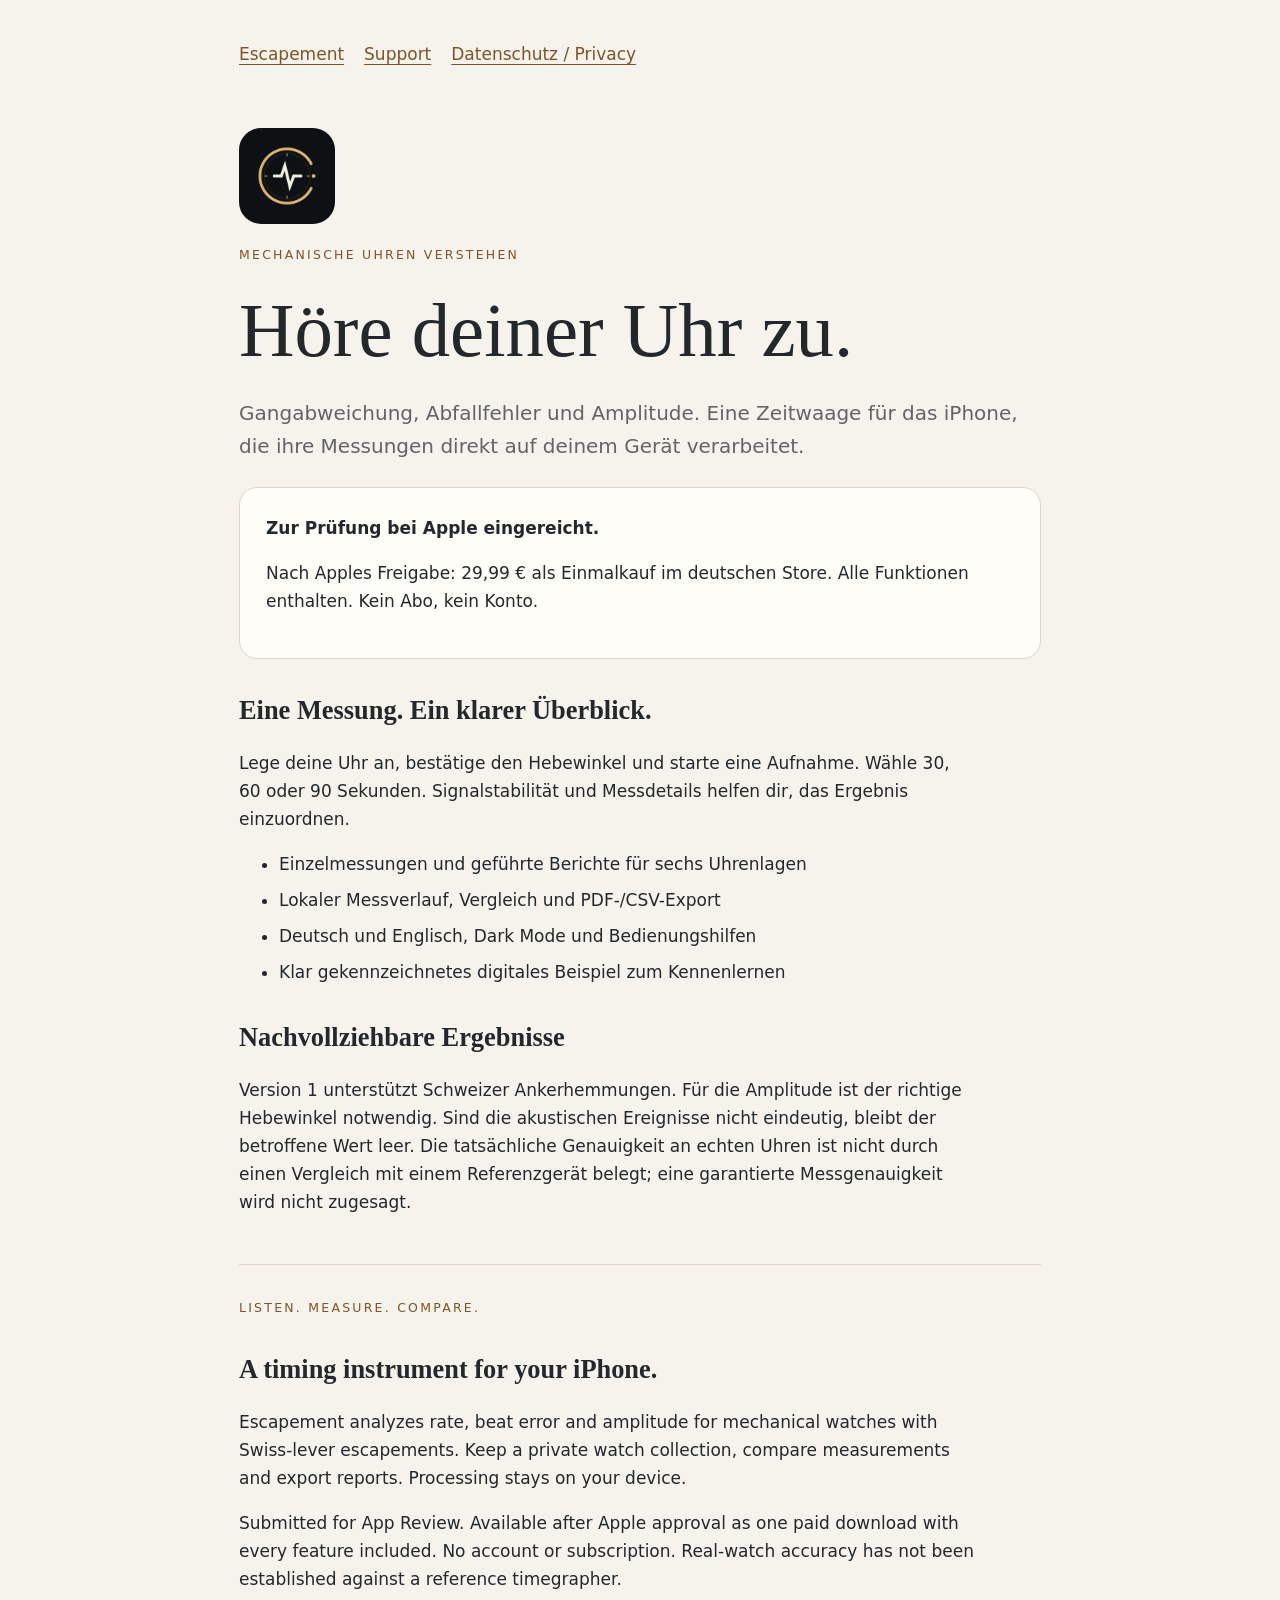
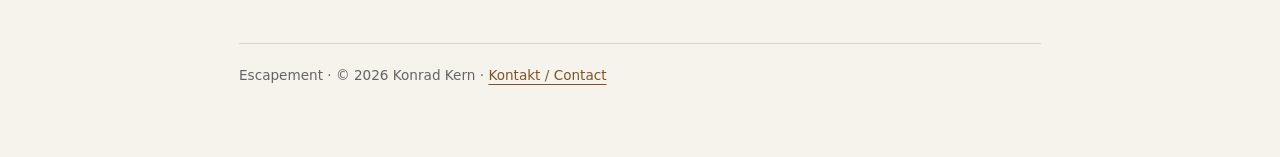
<file: index.html>
<!doctype html><html lang="de"><head><meta charset="utf-8"><meta name="viewport" content="width=device-width,initial-scale=1"><meta name="description" content="Escapement: die lokale iPhone-Zeitwaage für mechanische Uhren. Support und Datenschutz."><title>Escapement — iPhone-Zeitwaage</title><link rel="stylesheet" href="style.css"></head><body><main><nav aria-label="Navigation"><a href="index.html" aria-current="page">Escapement</a><a href="support.html">Support</a><a href="privacy.html">Datenschutz / Privacy</a></nav><img class="icon" src="icon.png" alt="Escapement App-Icon"><p class="eyebrow">Mechanische Uhren verstehen</p><h1>Höre deiner Uhr zu.</h1><p class="lead">Gangabweichung, Abfallfehler und Amplitude. Eine Zeitwaage für das iPhone, die ihre Messungen direkt auf deinem Gerät verarbeitet.</p><div class="card"><strong>Zur Prüfung bei Apple eingereicht.</strong><p>Nach Apples Freigabe: 29,99 € als Einmalkauf im deutschen Store. Alle Funktionen enthalten. Kein Abo, kein Konto.</p></div><h2>Eine Messung. Ein klarer Überblick.</h2><p>Lege deine Uhr an, bestätige den Hebewinkel und starte eine Aufnahme. Wähle 30, 60 oder 90 Sekunden. Signalstabilität und Messdetails helfen dir, das Ergebnis einzuordnen.</p><ul><li>Einzelmessungen und geführte Berichte für sechs Uhrenlagen</li><li>Lokaler Messverlauf, Vergleich und PDF-/CSV-Export</li><li>Deutsch und Englisch, Dark Mode und Bedienungshilfen</li><li>Klar gekennzeichnetes digitales Beispiel zum Kennenlernen</li></ul><h2>Nachvollziehbare Ergebnisse</h2><p>Version 1 unterstützt Schweizer Ankerhemmungen. Für die Amplitude ist der richtige Hebewinkel notwendig. Sind die akustischen Ereignisse nicht eindeutig, bleibt der betroffene Wert leer. Die tatsächliche Genauigkeit an echten Uhren ist nicht durch einen Vergleich mit einem Referenzgerät belegt; eine garantierte Messgenauigkeit wird nicht zugesagt.</p><section class="english" lang="en"><p class="eyebrow">Listen. Measure. Compare.</p><h2>A timing instrument for your iPhone.</h2><p>Escapement analyzes rate, beat error and amplitude for mechanical watches with Swiss-lever escapements. Keep a private watch collection, compare measurements and export reports. Processing stays on your device.</p><p>Submitted for App Review. Available after Apple approval as one paid download with every feature included. No account or subscription. Real-watch accuracy has not been established against a reference timegrapher.</p></section><footer>Escapement · © 2026 Konrad Kern · <a href="mailto:kern.konrad@gmail.com">Kontakt / Contact</a></footer></main></body></html>
</file>
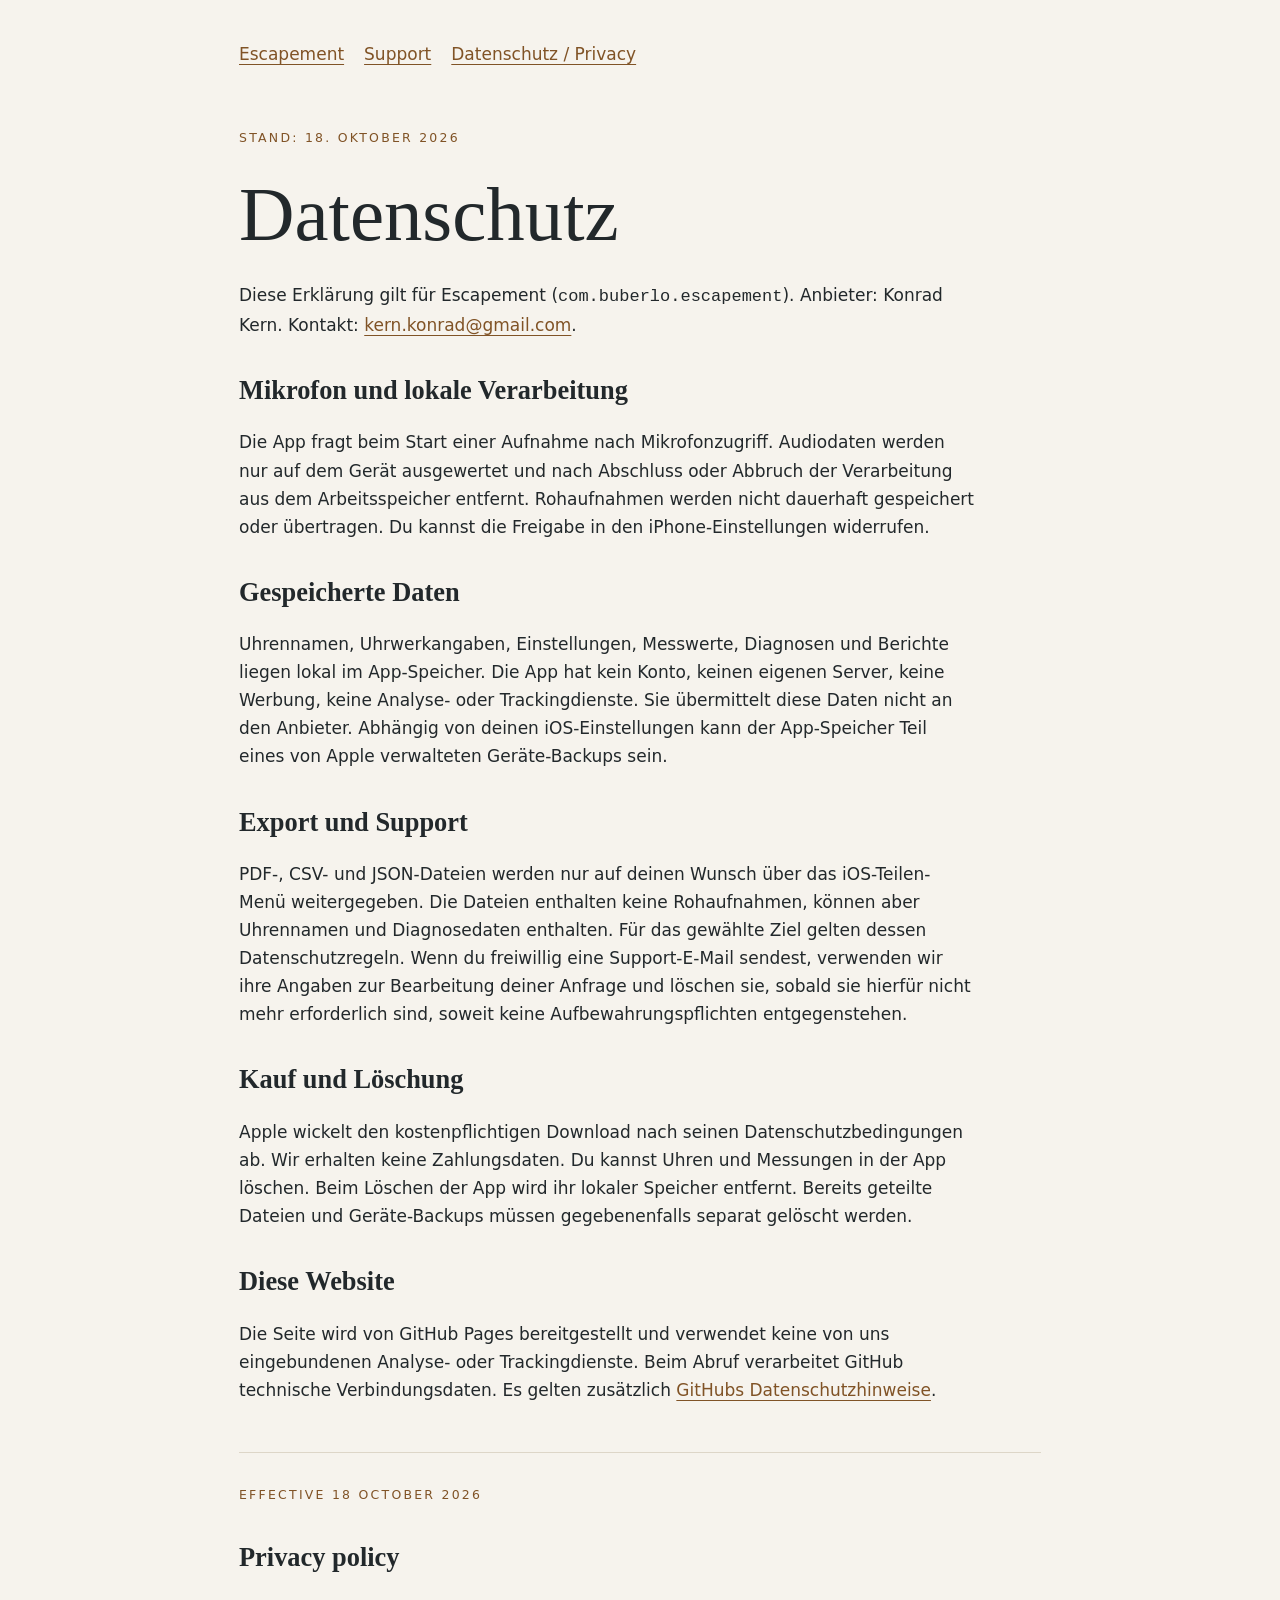
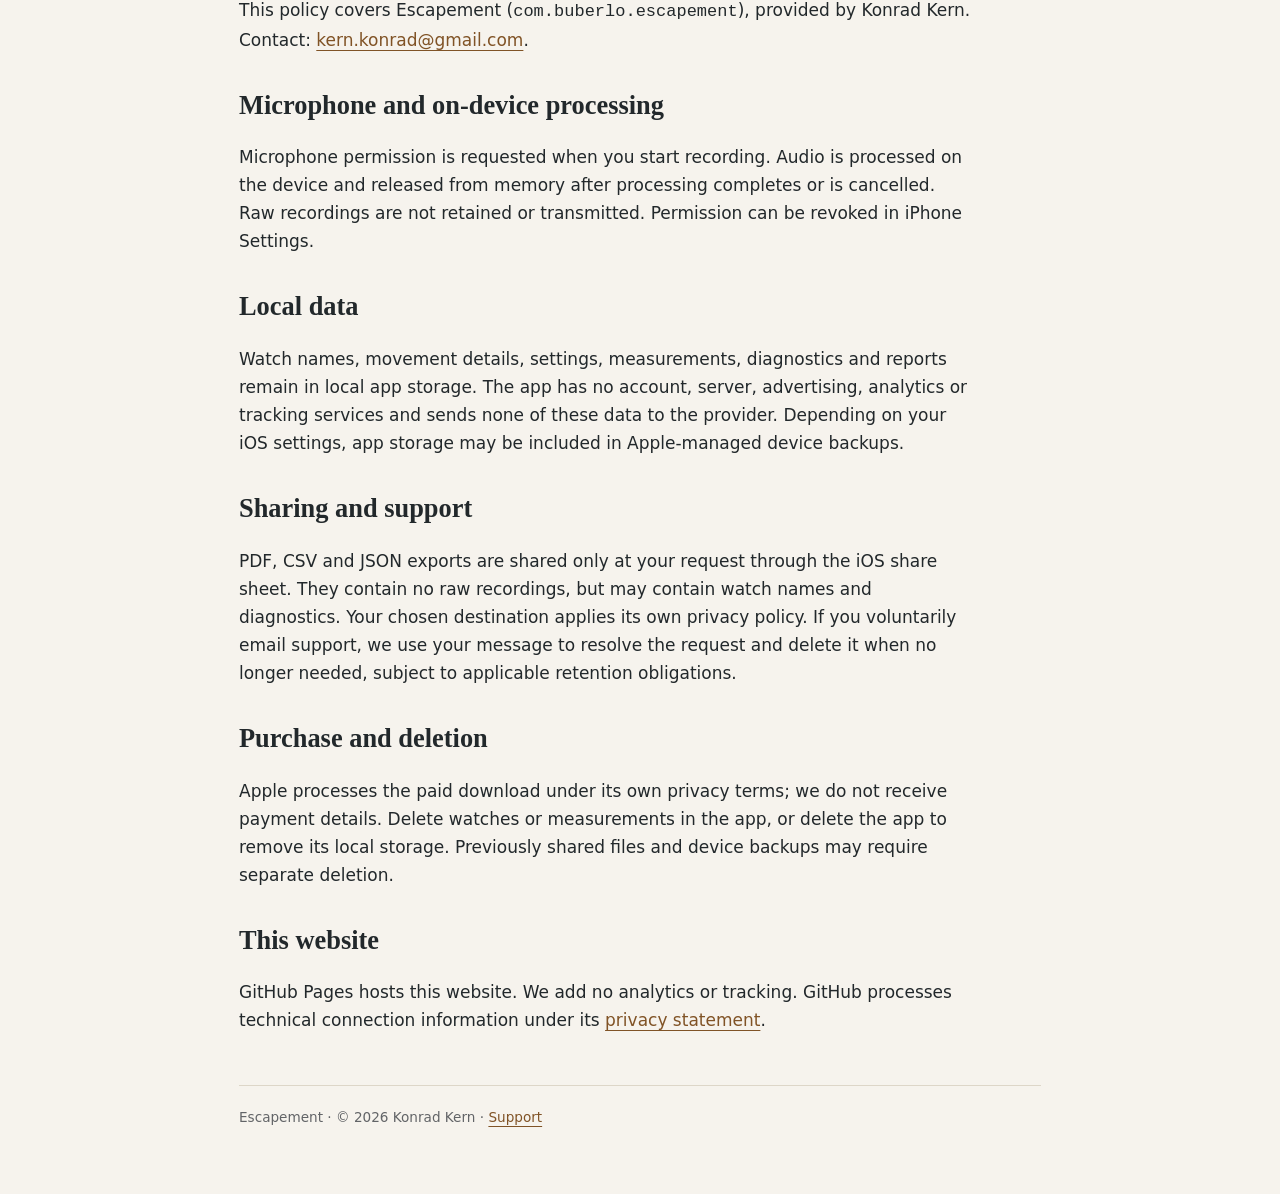
<file: privacy.html>
<!doctype html><html lang="de"><head><meta charset="utf-8"><meta name="viewport" content="width=device-width,initial-scale=1"><title>Escapement — Datenschutz / Privacy</title><link rel="stylesheet" href="style.css"></head><body><main><nav aria-label="Navigation"><a href="index.html">Escapement</a><a href="support.html">Support</a><a href="privacy.html" aria-current="page">Datenschutz / Privacy</a></nav><p class="eyebrow">Stand: 18. Oktober 2026</p><h1>Datenschutz</h1><p>Diese Erklärung gilt für Escapement (<code>com.buberlo.escapement</code>). Anbieter: Konrad Kern. Kontakt: <a href="mailto:kern.konrad@gmail.com">kern.konrad@gmail.com</a>.</p><h2>Mikrofon und lokale Verarbeitung</h2><p>Die App fragt beim Start einer Aufnahme nach Mikrofonzugriff. Audiodaten werden nur auf dem Gerät ausgewertet und nach Abschluss oder Abbruch der Verarbeitung aus dem Arbeitsspeicher entfernt. Rohaufnahmen werden nicht dauerhaft gespeichert oder übertragen. Du kannst die Freigabe in den iPhone-Einstellungen widerrufen.</p><h2>Gespeicherte Daten</h2><p>Uhrennamen, Uhrwerkangaben, Einstellungen, Messwerte, Diagnosen und Berichte liegen lokal im App-Speicher. Die App hat kein Konto, keinen eigenen Server, keine Werbung, keine Analyse- oder Trackingdienste. Sie übermittelt diese Daten nicht an den Anbieter. Abhängig von deinen iOS-Einstellungen kann der App-Speicher Teil eines von Apple verwalteten Geräte-Backups sein.</p><h2>Export und Support</h2><p>PDF-, CSV- und JSON-Dateien werden nur auf deinen Wunsch über das iOS-Teilen-Menü weitergegeben. Die Dateien enthalten keine Rohaufnahmen, können aber Uhrennamen und Diagnosedaten enthalten. Für das gewählte Ziel gelten dessen Datenschutzregeln. Wenn du freiwillig eine Support-E-Mail sendest, verwenden wir ihre Angaben zur Bearbeitung deiner Anfrage und löschen sie, sobald sie hierfür nicht mehr erforderlich sind, soweit keine Aufbewahrungspflichten entgegenstehen.</p><h2>Kauf und Löschung</h2><p>Apple wickelt den kostenpflichtigen Download nach seinen Datenschutzbedingungen ab. Wir erhalten keine Zahlungsdaten. Du kannst Uhren und Messungen in der App löschen. Beim Löschen der App wird ihr lokaler Speicher entfernt. Bereits geteilte Dateien und Geräte-Backups müssen gegebenenfalls separat gelöscht werden.</p><h2>Diese Website</h2><p>Die Seite wird von GitHub Pages bereitgestellt und verwendet keine von uns eingebundenen Analyse- oder Trackingdienste. Beim Abruf verarbeitet GitHub technische Verbindungsdaten. Es gelten zusätzlich <a href="https://docs.github.com/en/site-policy/privacy-policies/github-general-privacy-statement">GitHubs Datenschutzhinweise</a>.</p><section class="english" lang="en"><p class="eyebrow">Effective 18 October 2026</p><h2>Privacy policy</h2><p>This policy covers Escapement (<code>com.buberlo.escapement</code>), provided by Konrad Kern. Contact: <a href="mailto:kern.konrad@gmail.com">kern.konrad@gmail.com</a>.</p><h2>Microphone and on-device processing</h2><p>Microphone permission is requested when you start recording. Audio is processed on the device and released from memory after processing completes or is cancelled. Raw recordings are not retained or transmitted. Permission can be revoked in iPhone Settings.</p><h2>Local data</h2><p>Watch names, movement details, settings, measurements, diagnostics and reports remain in local app storage. The app has no account, server, advertising, analytics or tracking services and sends none of these data to the provider. Depending on your iOS settings, app storage may be included in Apple-managed device backups.</p><h2>Sharing and support</h2><p>PDF, CSV and JSON exports are shared only at your request through the iOS share sheet. They contain no raw recordings, but may contain watch names and diagnostics. Your chosen destination applies its own privacy policy. If you voluntarily email support, we use your message to resolve the request and delete it when no longer needed, subject to applicable retention obligations.</p><h2>Purchase and deletion</h2><p>Apple processes the paid download under its own privacy terms; we do not receive payment details. Delete watches or measurements in the app, or delete the app to remove its local storage. Previously shared files and device backups may require separate deletion.</p><h2>This website</h2><p>GitHub Pages hosts this website. We add no analytics or tracking. GitHub processes technical connection information under its <a href="https://docs.github.com/en/site-policy/privacy-policies/github-general-privacy-statement">privacy statement</a>.</p></section><footer>Escapement · © 2026 Konrad Kern · <a href="support.html">Support</a></footer></main></body></html>
</file>
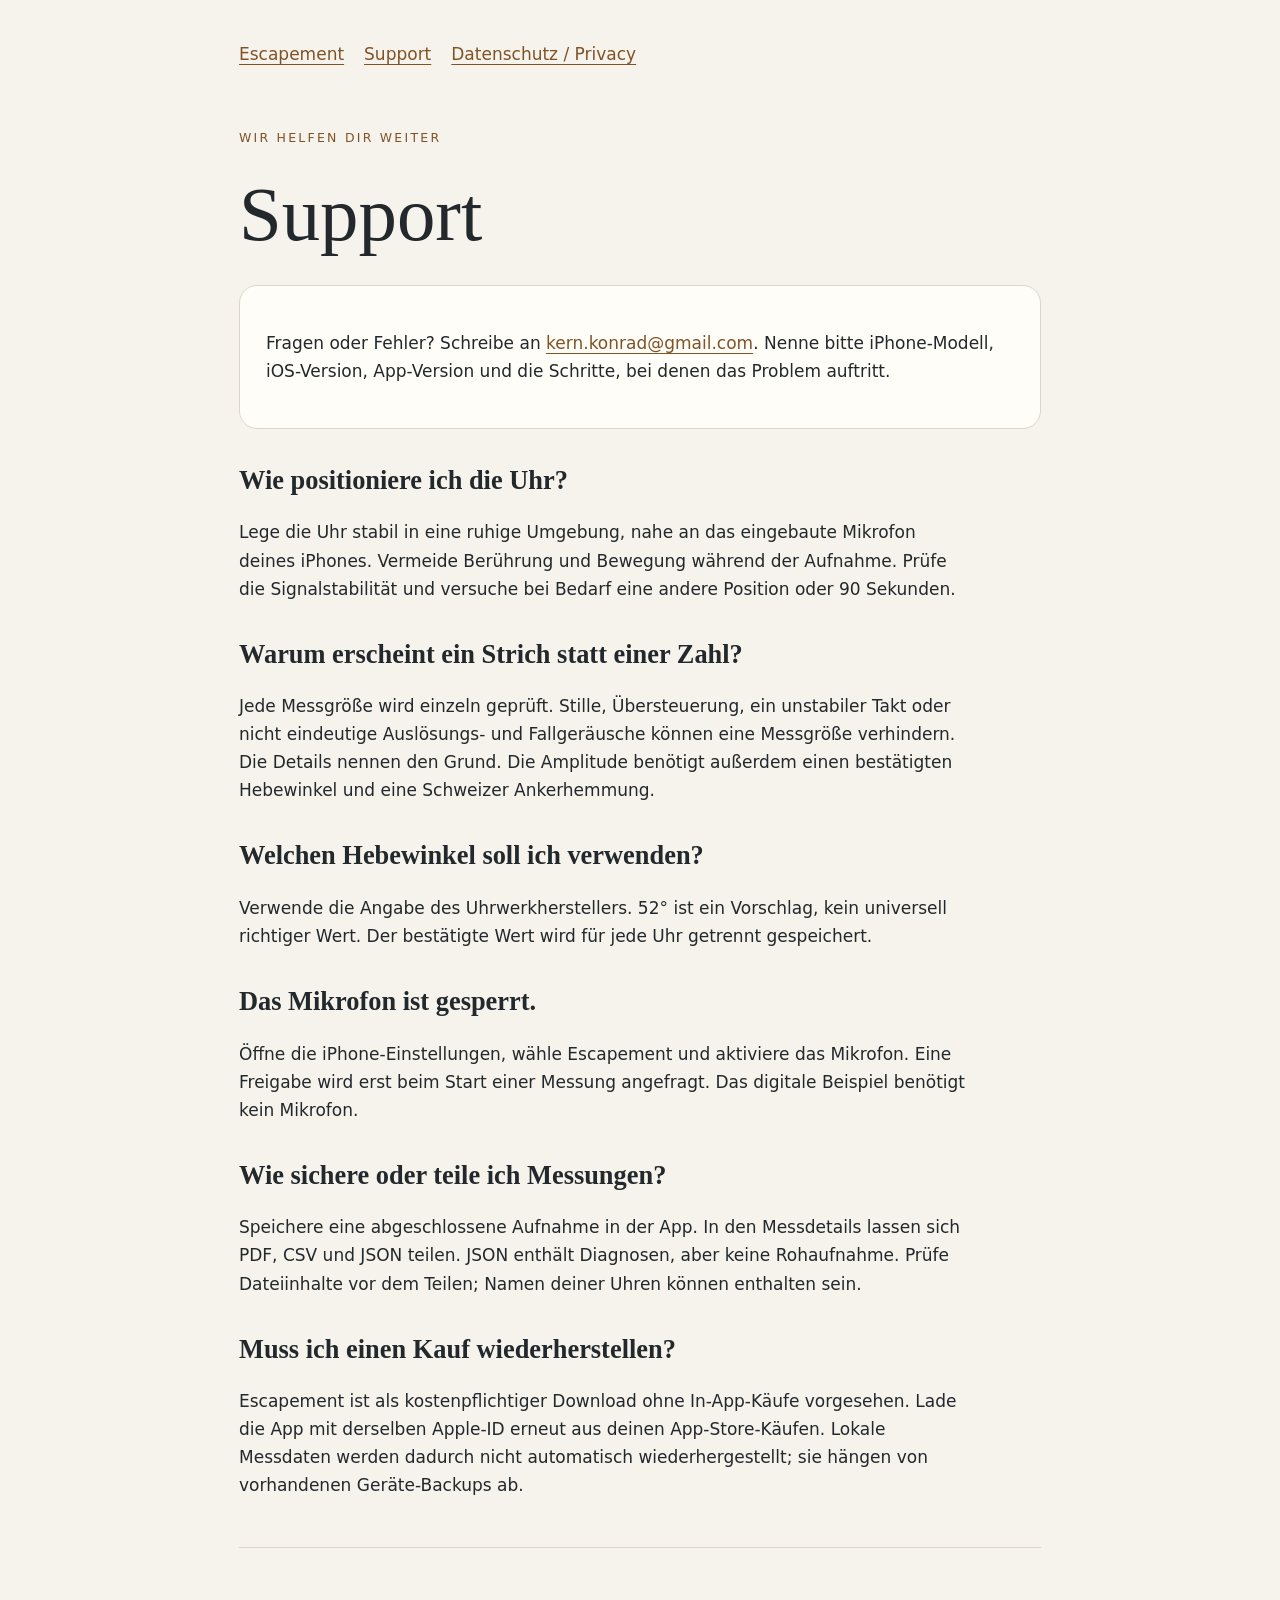
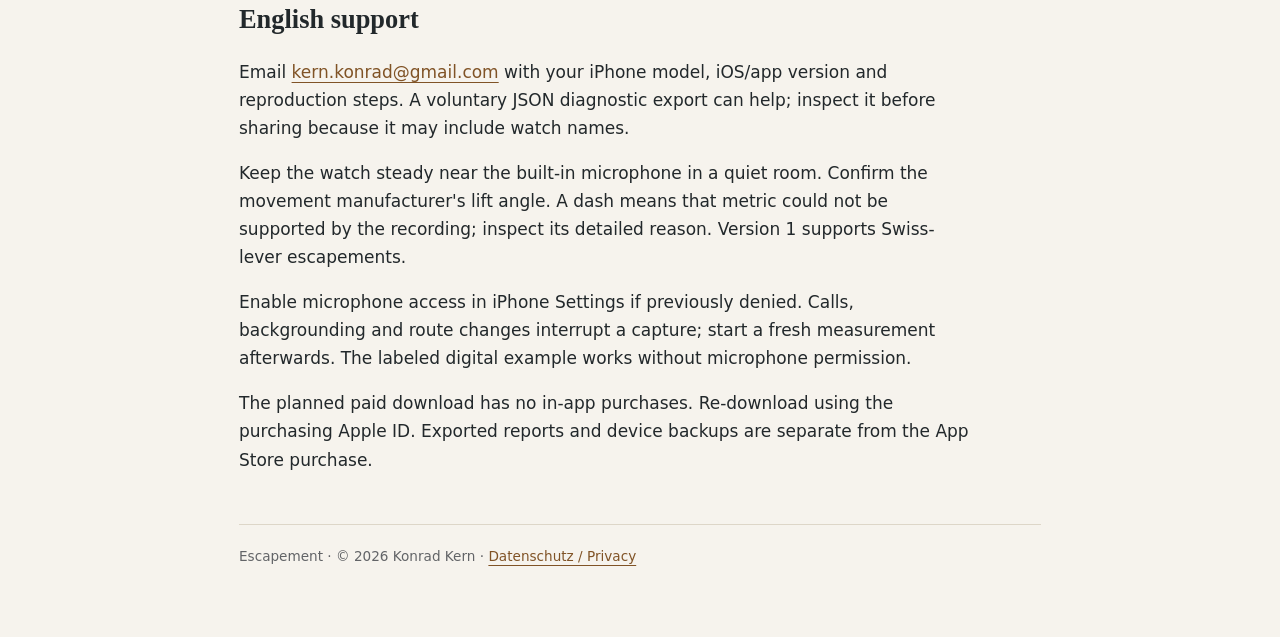
<file: support.html>
<!doctype html><html lang="de"><head><meta charset="utf-8"><meta name="viewport" content="width=device-width,initial-scale=1"><title>Escapement — Support</title><link rel="stylesheet" href="style.css"></head><body><main><nav aria-label="Navigation"><a href="index.html">Escapement</a><a href="support.html" aria-current="page">Support</a><a href="privacy.html">Datenschutz / Privacy</a></nav><p class="eyebrow">Wir helfen dir weiter</p><h1>Support</h1><div class="card"><p>Fragen oder Fehler? Schreibe an <a href="mailto:kern.konrad@gmail.com?subject=Escapement%20Support">kern.konrad@gmail.com</a>. Nenne bitte iPhone-Modell, iOS-Version, App-Version und die Schritte, bei denen das Problem auftritt.</p></div><h2>Wie positioniere ich die Uhr?</h2><p>Lege die Uhr stabil in eine ruhige Umgebung, nahe an das eingebaute Mikrofon deines iPhones. Vermeide Berührung und Bewegung während der Aufnahme. Prüfe die Signalstabilität und versuche bei Bedarf eine andere Position oder 90 Sekunden.</p><h2>Warum erscheint ein Strich statt einer Zahl?</h2><p>Jede Messgröße wird einzeln geprüft. Stille, Übersteuerung, ein unstabiler Takt oder nicht eindeutige Auslösungs- und Fallgeräusche können eine Messgröße verhindern. Die Details nennen den Grund. Die Amplitude benötigt außerdem einen bestätigten Hebewinkel und eine Schweizer Ankerhemmung.</p><h2>Welchen Hebewinkel soll ich verwenden?</h2><p>Verwende die Angabe des Uhrwerkherstellers. 52° ist ein Vorschlag, kein universell richtiger Wert. Der bestätigte Wert wird für jede Uhr getrennt gespeichert.</p><h2>Das Mikrofon ist gesperrt.</h2><p>Öffne die iPhone-Einstellungen, wähle Escapement und aktiviere das Mikrofon. Eine Freigabe wird erst beim Start einer Messung angefragt. Das digitale Beispiel benötigt kein Mikrofon.</p><h2>Wie sichere oder teile ich Messungen?</h2><p>Speichere eine abgeschlossene Aufnahme in der App. In den Messdetails lassen sich PDF, CSV und JSON teilen. JSON enthält Diagnosen, aber keine Rohaufnahme. Prüfe Dateiinhalte vor dem Teilen; Namen deiner Uhren können enthalten sein.</p><h2>Muss ich einen Kauf wiederherstellen?</h2><p>Escapement ist als kostenpflichtiger Download ohne In-App-Käufe vorgesehen. Lade die App mit derselben Apple-ID erneut aus deinen App-Store-Käufen. Lokale Messdaten werden dadurch nicht automatisch wiederhergestellt; sie hängen von vorhandenen Geräte-Backups ab.</p><section class="english" lang="en"><h2>English support</h2><p>Email <a href="mailto:kern.konrad@gmail.com?subject=Escapement%20Support">kern.konrad@gmail.com</a> with your iPhone model, iOS/app version and reproduction steps. A voluntary JSON diagnostic export can help; inspect it before sharing because it may include watch names.</p><p>Keep the watch steady near the built-in microphone in a quiet room. Confirm the movement manufacturer's lift angle. A dash means that metric could not be supported by the recording; inspect its detailed reason. Version 1 supports Swiss-lever escapements.</p><p>Enable microphone access in iPhone Settings if previously denied. Calls, backgrounding and route changes interrupt a capture; start a fresh measurement afterwards. The labeled digital example works without microphone permission.</p><p>The planned paid download has no in-app purchases. Re-download using the purchasing Apple ID. Exported reports and device backups are separate from the App Store purchase.</p></section><footer>Escapement · © 2026 Konrad Kern · <a href="privacy.html">Datenschutz / Privacy</a></footer></main></body></html>
</file>
<file: style.css>
:root{color-scheme:light dark;--bg:#f6f3ed;--card:#fffdf8;--text:#22282b;--muted:#626467;--accent:#805326;--line:#ddd6c8} @media(prefers-color-scheme:dark){:root{--bg:#101416;--card:#1b2023;--text:#f3eee4;--muted:#bab6ae;--accent:#deb570;--line:#343a3d}}*{box-sizing:border-box}body{margin:0;background:var(--bg);color:var(--text);font:17px/1.65 system-ui,-apple-system,sans-serif}main{max-width:850px;margin:auto;padding:40px 24px 70px}nav{display:flex;flex-wrap:wrap;gap:20px;margin-bottom:60px}a{color:var(--accent);text-underline-offset:4px}h1,h2{font-family:Georgia,serif;line-height:1.2}h1{font-size:clamp(2.5rem,8vw,4.8rem);font-weight:500;margin:20px 0}h2{font-size:1.65rem;margin-top:36px}p,li{max-width:68ch}.eyebrow{letter-spacing:.18em;font-size:.78rem;text-transform:uppercase;color:var(--accent)}.lead{font-size:1.25rem;color:var(--muted)}.card{background:var(--card);border:1px solid var(--line);padding:26px;border-radius:18px;margin:24px 0}footer{border-top:1px solid var(--line);margin-top:50px;padding-top:20px;color:var(--muted);font-size:.85rem}.icon{width:96px;border-radius:22px}.english{margin-top:48px;padding-top:20px;border-top:1px solid var(--line)}code{overflow-wrap:anywhere}a:focus-visible{outline:3px solid var(--accent);outline-offset:5px}li{margin-bottom:8px}
</file>
